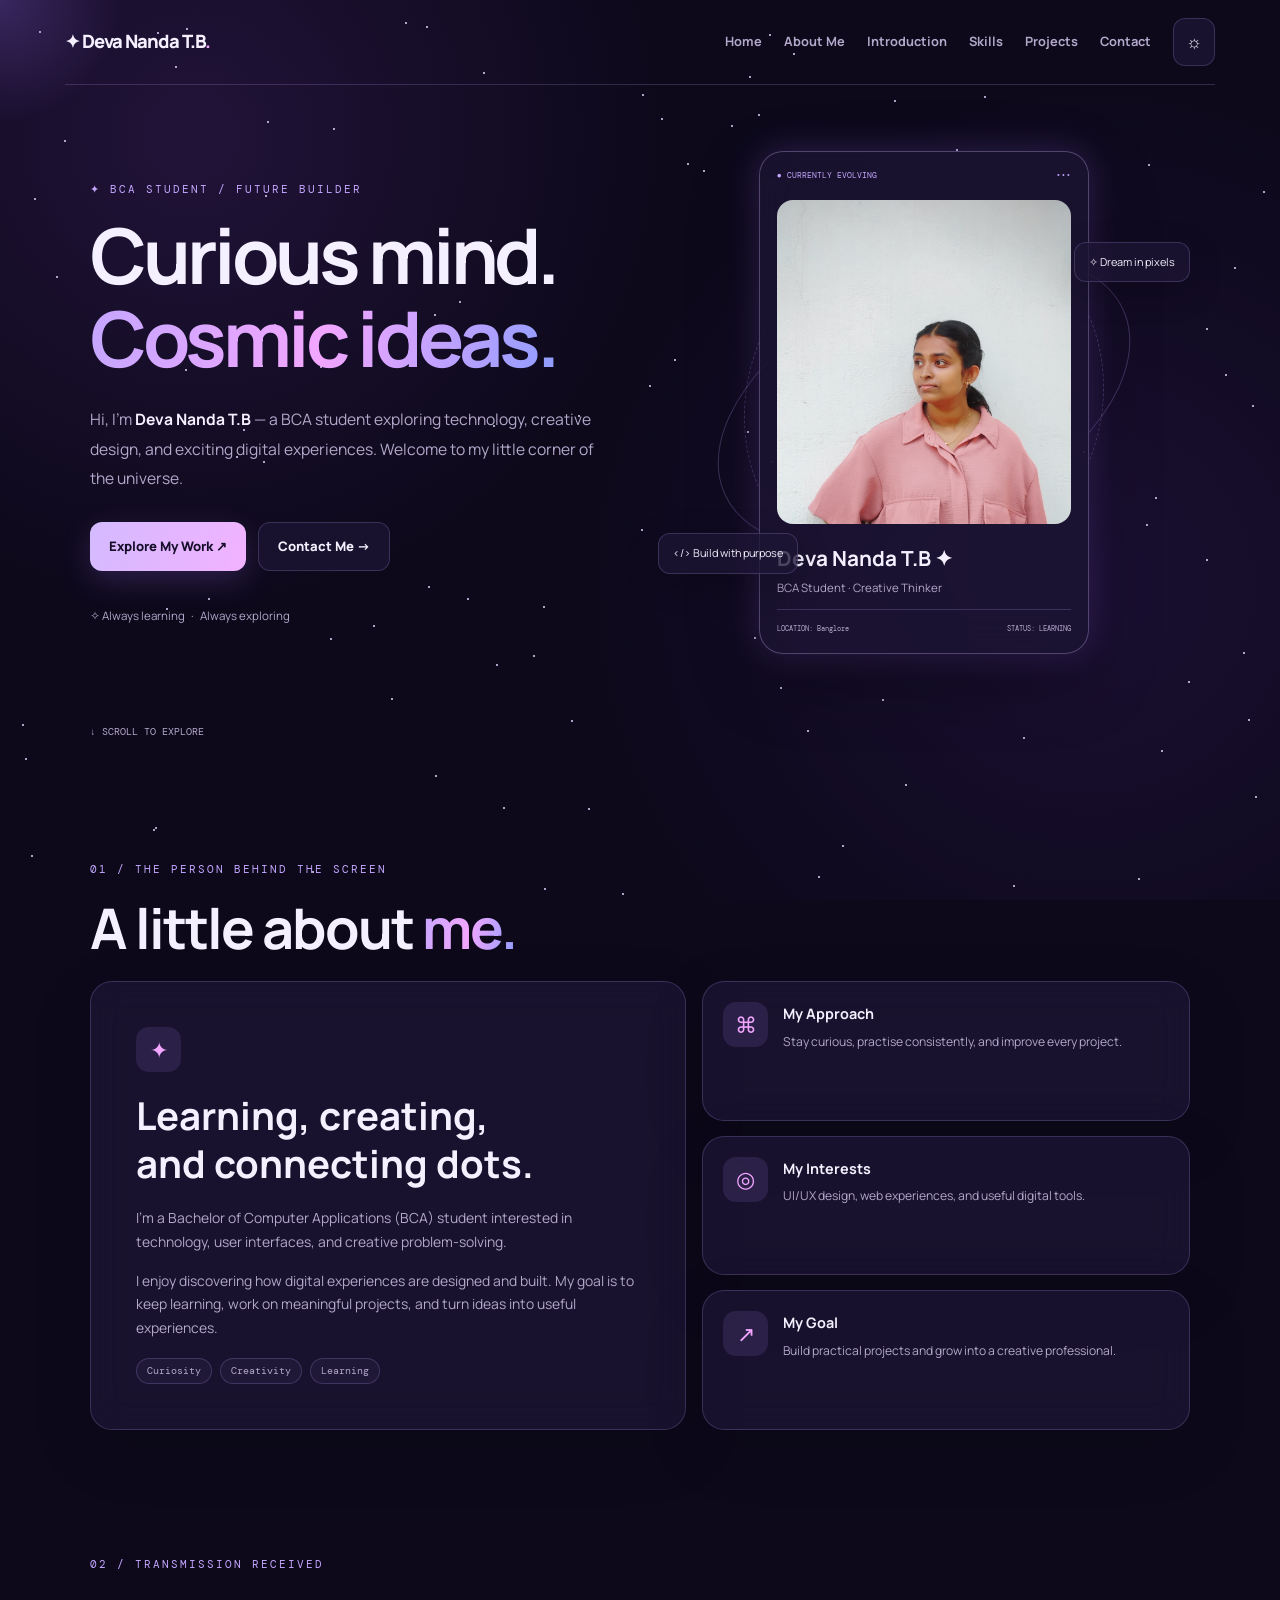
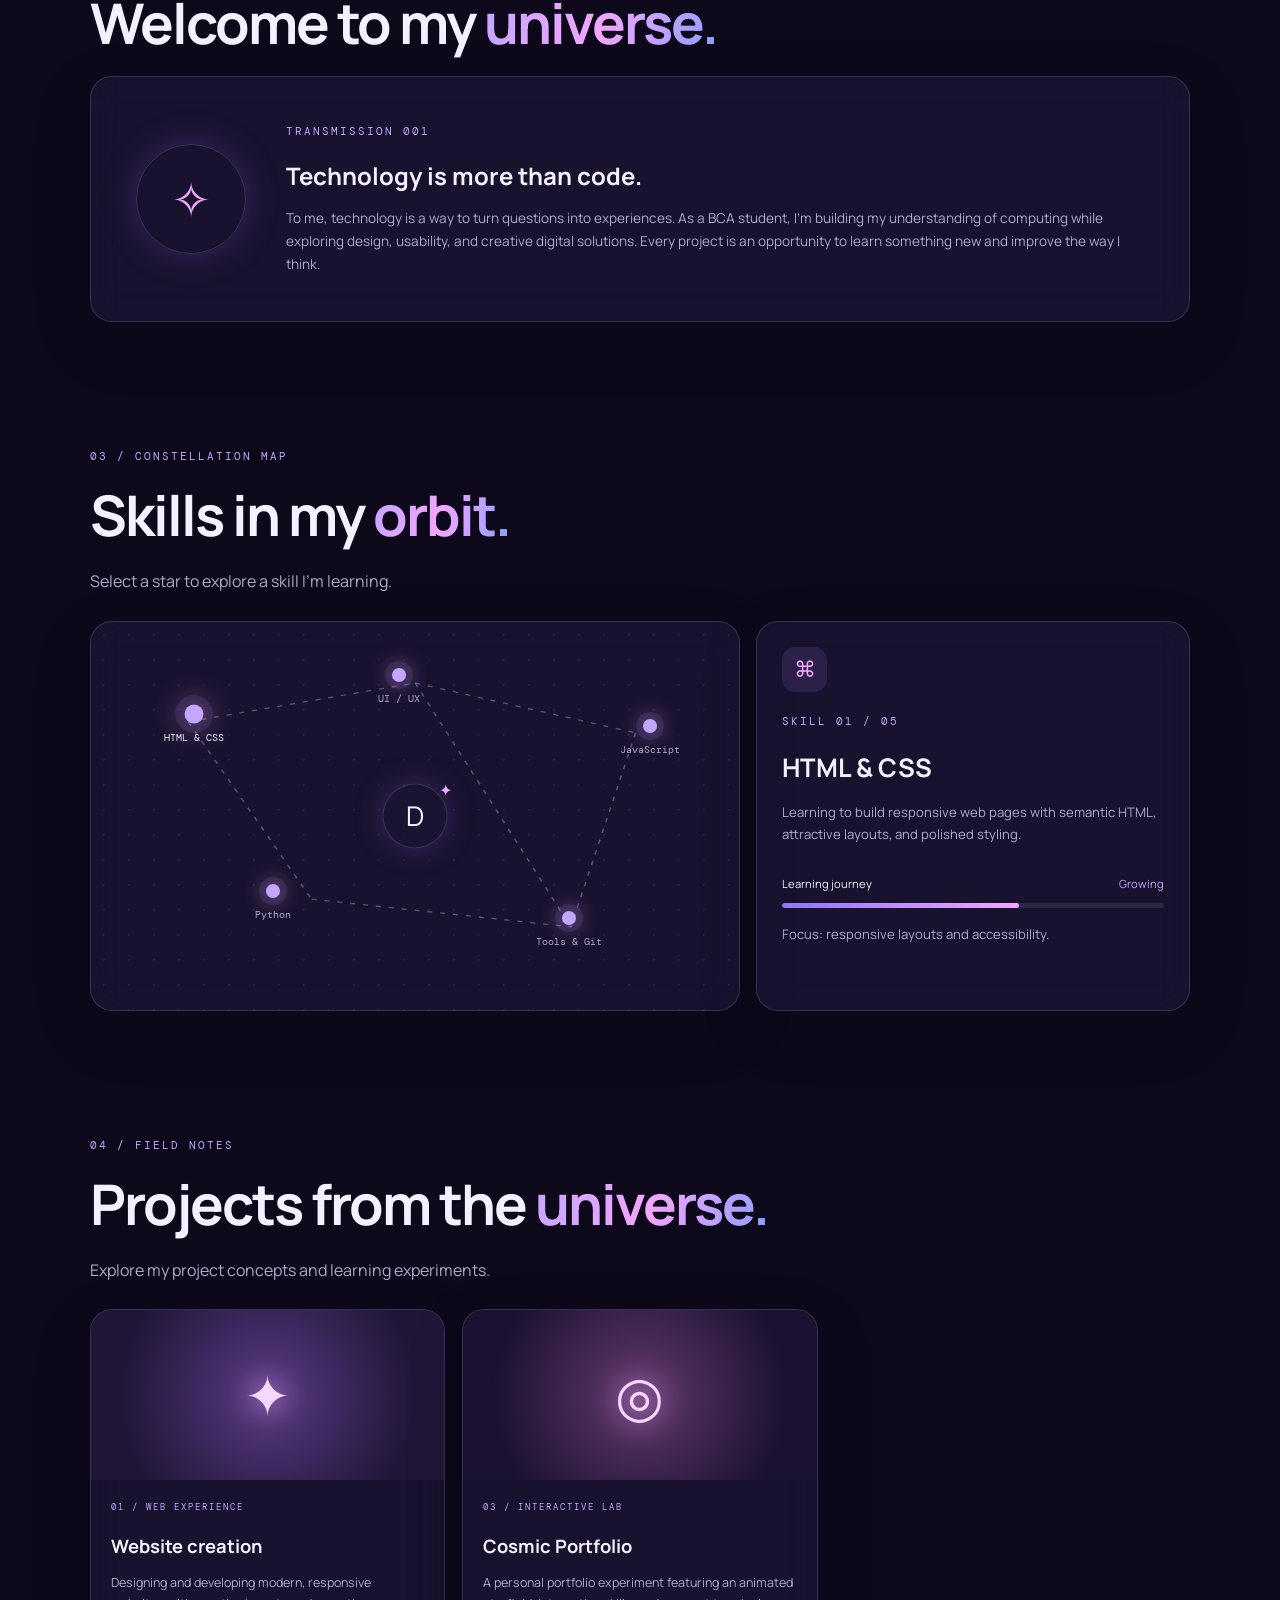
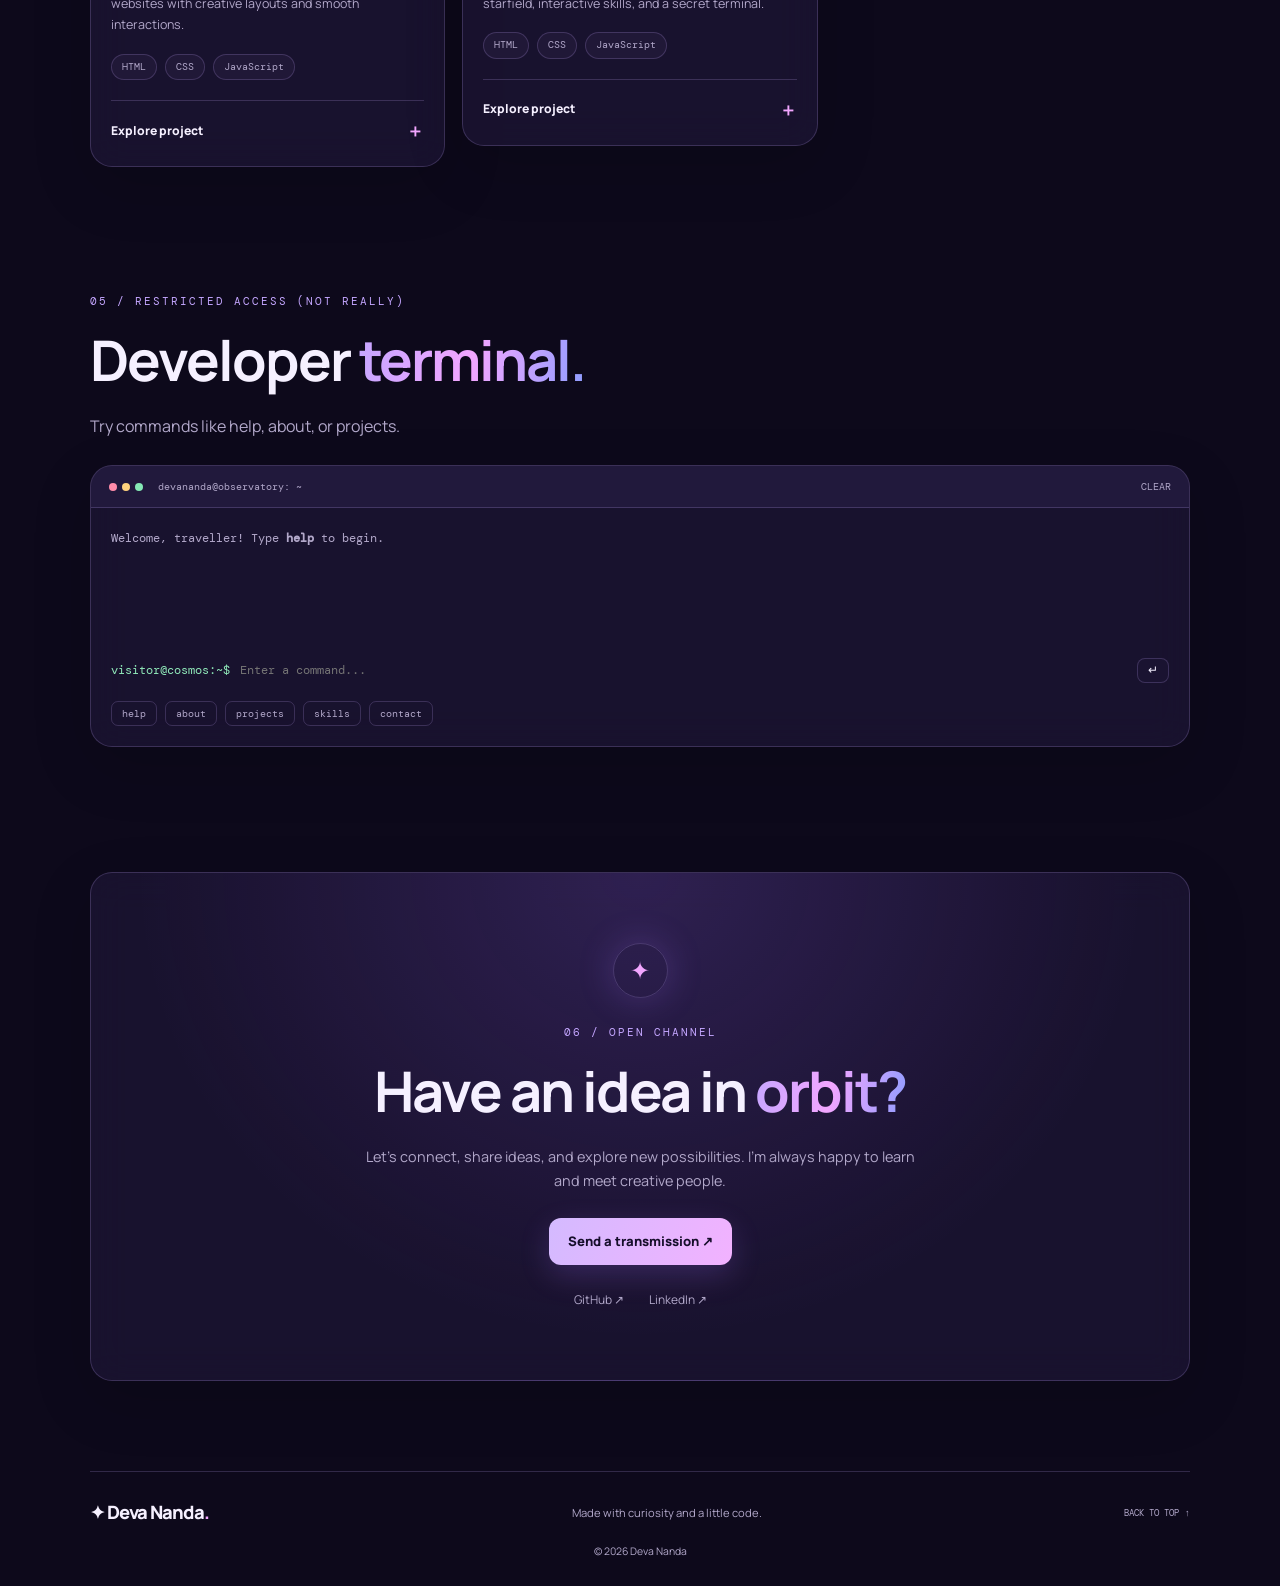
<file: index.html>
<!DOCTYPE html>
<html lang="en">
<head>
  <meta charset="UTF-8">
  <meta name="viewport" content="width=device-width, initial-scale=1.0">
  <meta name="theme-color" content="#0d091b">
  <meta name="description" content="Deva Nanda's cosmic developer portfolio">
  <title>Devananda | Cosmic Portfolio</title>

  <link rel="preconnect" href="https://fonts.googleapis.com">
  <link href="https://fonts.googleapis.com/css2?family=DM+Mono&family=Manrope:wght@400;500;600;700;800&display=swap" rel="stylesheet">

  <link rel="stylesheet" href="style.css">
  <script src="script.js" defer></script>
</head>

<body>
  <a class="skip-link" href="#home">Skip to content</a>

  <div class="space-bg" aria-hidden="true">
    <div id="stars"></div>
  </div>
  <div class="cursor-glow" aria-hidden="true"></div>

  <!-- NAVIGATION -->
  <header class="navbar">
    <a class="logo" href="#home">✦ Deva Nanda T.B<span>.</span></a>

    <button class="menu-toggle" id="menuToggle"
      aria-label="Open navigation" aria-expanded="false">
      ☰
    </button>

    <nav id="navLinks" aria-label="Main navigation">
      <a href="#home">Home</a>
      <a href="#about">About Me</a>
      <a href="#intro">Introduction</a>
      <a href="#skills">Skills</a>
      <a href="#projects">Projects</a>
      <a href="#contact">Contact</a>
      <button id="themeToggle" aria-label="Switch to light theme">☼</button>
    </nav>
  </header>

  <main>
    <!-- HOME -->
    <section id="home" class="hero container">
      <div class="hero-text reveal">
        <p class="eyebrow">✦ BCA STUDENT / FUTURE BUILDER</p>

        <h1>
          Curious mind.<br>
          <span class="gradient">Cosmic ideas.</span>
        </h1>

        <p class="description">
          Hi, I'm <strong>Deva Nanda T.B</strong> — a BCA student exploring
          technology, creative design, and exciting digital experiences.
          Welcome to my little corner of the universe.
        </p>

        <div class="buttons">
          <a href="#projects" class="btn primary">Explore My Work ↗</a>
          <a href="#contact" class="btn secondary">Contact Me →</a>
        </div>

        <p class="hero-note">✧ Always learning &nbsp; · &nbsp; Always exploring</p>
      </div>

      <div class="hero-visual reveal">
        <div class="orbit orbit-one"></div>
        <div class="orbit orbit-two"></div>

        <article class="profile-card">
          <div class="card-top">
            <span>● CURRENTLY EVOLVING</span>
            <span>•••</span>
          </div>

          <div class="photo-frame">
            <img
              src="deva..jpeg"
              alt="Portrait of Deva Nanda T.B"
              onerror="this.onerror=null;this.src='profile-placeholder.svg';"
            >
          </div>

          <h2>Deva Nanda T.B ✦</h2>
          <p class="muted">BCA Student · Creative Thinker</p>

          <div class="card-bottom">
            <span>LOCATION: Banglore</span>
            <span>STATUS: LEARNING</span>
          </div>
        </article>

        <div class="floating-note note-one">✧ Dream in pixels</div>
        <div class="floating-note note-two">&lt;/&gt; Build with purpose</div>
      </div>

      <a class="scroll-cue" href="#about">↓ SCROLL TO EXPLORE</a>
    </section>

    <!-- ABOUT ME -->
    <section id="about" class="section container">
      <p class="eyebrow reveal">01 / THE PERSON BEHIND THE SCREEN</p>
      <h2 class="section-title reveal">
        A little about <span class="gradient">me.</span>
      </h2>

      <div class="about-grid">
        <article class="glass about-main reveal">
          <span class="big-icon">✦</span>
          <h3>Learning, creating,<br>and connecting dots.</h3>

          <p>
            I'm a Bachelor of Computer Applications (BCA) student
            interested in technology, user interfaces, and creative
            problem-solving.
          </p>

          <p>
            I enjoy discovering how digital experiences are designed
            and built. My goal is to keep learning, work on meaningful
            projects, and turn ideas into useful experiences.
          </p>

          <div class="tags">
            <span>Curiosity</span>
            <span>Creativity</span>
            <span>Learning</span>
          </div>
        </article>

        <div class="about-side">
          <article class="glass mini-card reveal">
            <span class="mini-icon">⌘</span>
            <div>
              <h3>My Approach</h3>
              <p>Stay curious, practise consistently, and improve every project.</p>
            </div>
          </article>

          <article class="glass mini-card reveal">
            <span class="mini-icon">◎</span>
            <div>
              <h3>My Interests</h3>
              <p>UI/UX design, web experiences, and useful digital tools.</p>
            </div>
          </article>

          <article class="glass mini-card reveal">
            <span class="mini-icon">↗</span>
            <div>
              <h3>My Goal</h3>
              <p>Build practical projects and grow into a creative professional.</p>
            </div>
          </article>
        </div>
      </div>
    </section>

    <!-- INTRODUCTION -->
    <section id="intro" class="section container">
      <p class="eyebrow reveal">02 / TRANSMISSION RECEIVED</p>
      <h2 class="section-title reveal">
        Welcome to my <span class="gradient">universe.</span>
      </h2>

      <article class="glass intro-card reveal">
        <div class="intro-symbol">✧</div>

        <div>
          <p class="eyebrow">TRANSMISSION 001</p>
          <h3>Technology is more than code.</h3>

          <p class="muted">
            To me, technology is a way to turn questions into experiences.
            As a BCA student, I'm building my understanding of computing
            while exploring design, usability, and creative digital
            solutions. Every project is an opportunity to learn something
            new and improve the way I think.
          </p>
        </div>
      </article>
    </section>

    <!-- SKILLS -->
    <section id="skills" class="section container">
      <p class="eyebrow reveal">03 / CONSTELLATION MAP</p>
      <h2 class="section-title reveal">
        Skills in my <span class="gradient">orbit.</span>
      </h2>
      <p class="muted reveal">
        Select a star to explore a skill I'm learning.
      </p>

      <div class="skills-layout">
        <div class="constellation glass reveal">
          <svg viewBox="0 0 500 350" preserveAspectRatio="none"
            aria-hidden="true">
            <line x1="75" y1="90" x2="250" y2="55"/>
            <line x1="250" y1="55" x2="420" y2="100"/>
            <line x1="75" y1="90" x2="170" y2="250"/>
            <line x1="170" y1="250" x2="370" y2="275"/>
            <line x1="420" y1="100" x2="370" y2="275"/>
            <line x1="250" y1="55" x2="370" y2="275"/>
          </svg>

          <button class="skill-star star-html active" data-skill="html"
            aria-pressed="true">
            <span class="star-dot"></span>HTML & CSS
          </button>

          <button class="skill-star star-design" data-skill="design"
            aria-pressed="false">
            <span class="star-dot"></span>UI / UX
          </button>

          <button class="skill-star star-js" data-skill="js"
            aria-pressed="false">
            <span class="star-dot"></span>JavaScript
          </button>

          <button class="skill-star star-python" data-skill="python"
            aria-pressed="false">
            <span class="star-dot"></span>Python
          </button>

          <button class="skill-star star-tools" data-skill="tools"
            aria-pressed="false">
            <span class="star-dot"></span>Tools & Git
          </button>

          <div class="constellation-center">D<span>✦</span></div>
        </div>

        <article class="glass skill-detail reveal" aria-live="polite">
          <span class="big-icon" id="skillIcon">⌘</span>
          <p class="eyebrow" id="skillNumber">SKILL 01 / 05</p>
          <h3 id="skillTitle">HTML & CSS</h3>
          <p class="muted" id="skillDescription">
            Learning to build responsive web pages with semantic HTML,
            attractive layouts, and polished styling.
          </p>

          <div class="level-heading">
            <span>Learning journey</span>
            <span id="skillLevelText">Growing</span>
          </div>

          <div class="level-track">
            <span id="skillLevelBar"></span>
          </div>

          <p class="muted skill-note" id="skillNote">
            Focus: responsive layouts and accessibility.
          </p>
        </article>
      </div>
    </section>

    <!-- PROJECTS -->
    <section id="projects" class="section container">
      <p class="eyebrow reveal">04 / FIELD NOTES</p>
      <h2 class="section-title reveal">
        Projects from the <span class="gradient">universe.</span>
      </h2>
      <p class="muted reveal">
        Explore my project concepts and learning experiments.
      </p>

      <div class="projects-grid">

        <article class="project-card glass reveal">
          <div class="project-art art-one"><span>✦</span></div>

          <div class="project-content">
            <p class="eyebrow">01 / WEB EXPERIENCE</p>
            <h3> Website creation</h3>
            <p class="muted">
              Designing and developing modern, responsive websites with creative layouts and smooth interactions.
            </p>

            <div class="tags">
              <span>HTML</span><span>CSS</span><span>JavaScript</span>
            </div>

            <button class="expand-btn" aria-expanded="false">
              Explore project <span>＋</span>
            </button>

            <div class="project-details" hidden>
              <h4>Project Details</h4>
              <p class="muted">
                Designed around accessible information, useful resources,
                and simple educational interactions.
              </p>
              <p class="muted">
                Learning focus: responsive layouts and content hierarchy.
              </p>
            </div>
          </div>
        </article>



        <article class="project-card glass reveal">
          <div class="project-art art-three"><span>◎</span></div>

          <div class="project-content">
            <p class="eyebrow">03 / INTERACTIVE LAB</p>
            <h3>Cosmic Portfolio</h3>
            <p class="muted">
              A personal portfolio experiment featuring an animated
              starfield, interactive skills, and a secret terminal.
            </p>

            <div class="tags">
              <span>HTML</span><span>CSS</span><span>JavaScript</span>
            </div>

            <button class="expand-btn" aria-expanded="false">
              Explore project <span>＋</span>
            </button>

            <div class="project-details" hidden>
              <h4>Project Details</h4>
              <p class="muted">
                An interactive personal website built with beginner-friendly
                front-end technologies.
              </p>
              <p class="muted">
                Learning focus: DOM events, CSS animations, and responsive design.
              </p>
            </div>
          </div>
        </article>

      </div>

     
    </section>

    <!-- DEVELOPER TERMINAL -->
    <section id="terminal" class="section container">
      <p class="eyebrow reveal">05 / RESTRICTED ACCESS (NOT REALLY)</p>
      <h2 class="section-title reveal">
        Developer <span class="gradient">terminal.</span>
      </h2>
      <p class="muted reveal">Try commands like help, about, or projects.</p>

      <div class="terminal glass reveal">
        <div class="terminal-header">
          <div class="terminal-lights">
            <i></i><i></i><i></i>
          </div>
          <span>devananda@observatory: ~</span>
          <button id="clearTerminal">CLEAR</button>
        </div>

        <div id="terminalOutput" class="terminal-output" aria-live="polite">
          <p class="muted">
            Welcome, traveller! Type <strong>help</strong> to begin.
          </p>
        </div>

        <form id="terminalForm" class="terminal-form">
          <label for="terminalInput">visitor@cosmos:~$</label>
          <input id="terminalInput" name="command"
            placeholder="Enter a command..." autocomplete="off">
          <button type="submit" aria-label="Run command">↵</button>
        </form>

        <div class="terminal-shortcuts">
          <button data-command="help">help</button>
          <button data-command="about">about</button>
          <button data-command="projects">projects</button>
          <button data-command="skills">skills</button>
          <button data-command="contact">contact</button>
        </div>
      </div>
    </section>

    <!-- CONTACT -->
    <section id="contact" class="section container">
      <div class="contact-card glass reveal">
        <div class="contact-symbol">✦</div>

        <p class="eyebrow">06 / OPEN CHANNEL</p>
        <h2 class="section-title">
          Have an idea in <span class="gradient">orbit?</span>
        </h2>

        <p class="muted">
          Let's connect, share ideas, and explore new possibilities.
          I'm always happy to learn and meet creative people.
        </p>

        <!-- Replace this example email with your actual email. -->
   <a class="btn primary"
          href="https://mail.google.com/mail/?view=cm&fs=1&to=devananda050@gmail.com&su=Hello%20Devananda"
   target="_blank"
   rel="noopener noreferrer">
   Send a transmission ↗
</a>

       

        <div class="social-links">
          <a href="https://github.com/devananda050-alt" target="_blank" rel="noreferrer">GitHub ↗</a>
          <a href="https://www.linkedin.com/in/deva-nanda-t-b-217893334" target="_blank" rel="noreferrer">LinkedIn ↗</a>
         
        </div>
      </div>
    </section>
  </main>

  <!-- FOOTER -->
  <footer class="footer container">
    <a class="logo" href="#home">✦ Deva Nanda<span>.</span></a>
    <p class="muted">Made with curiosity and a little code.</p>
    <a href="#home">BACK TO TOP ↑</a>
    <small>© <span id="year"></span> Deva Nanda</small>
  </footer>
</body>
</html>
</file>
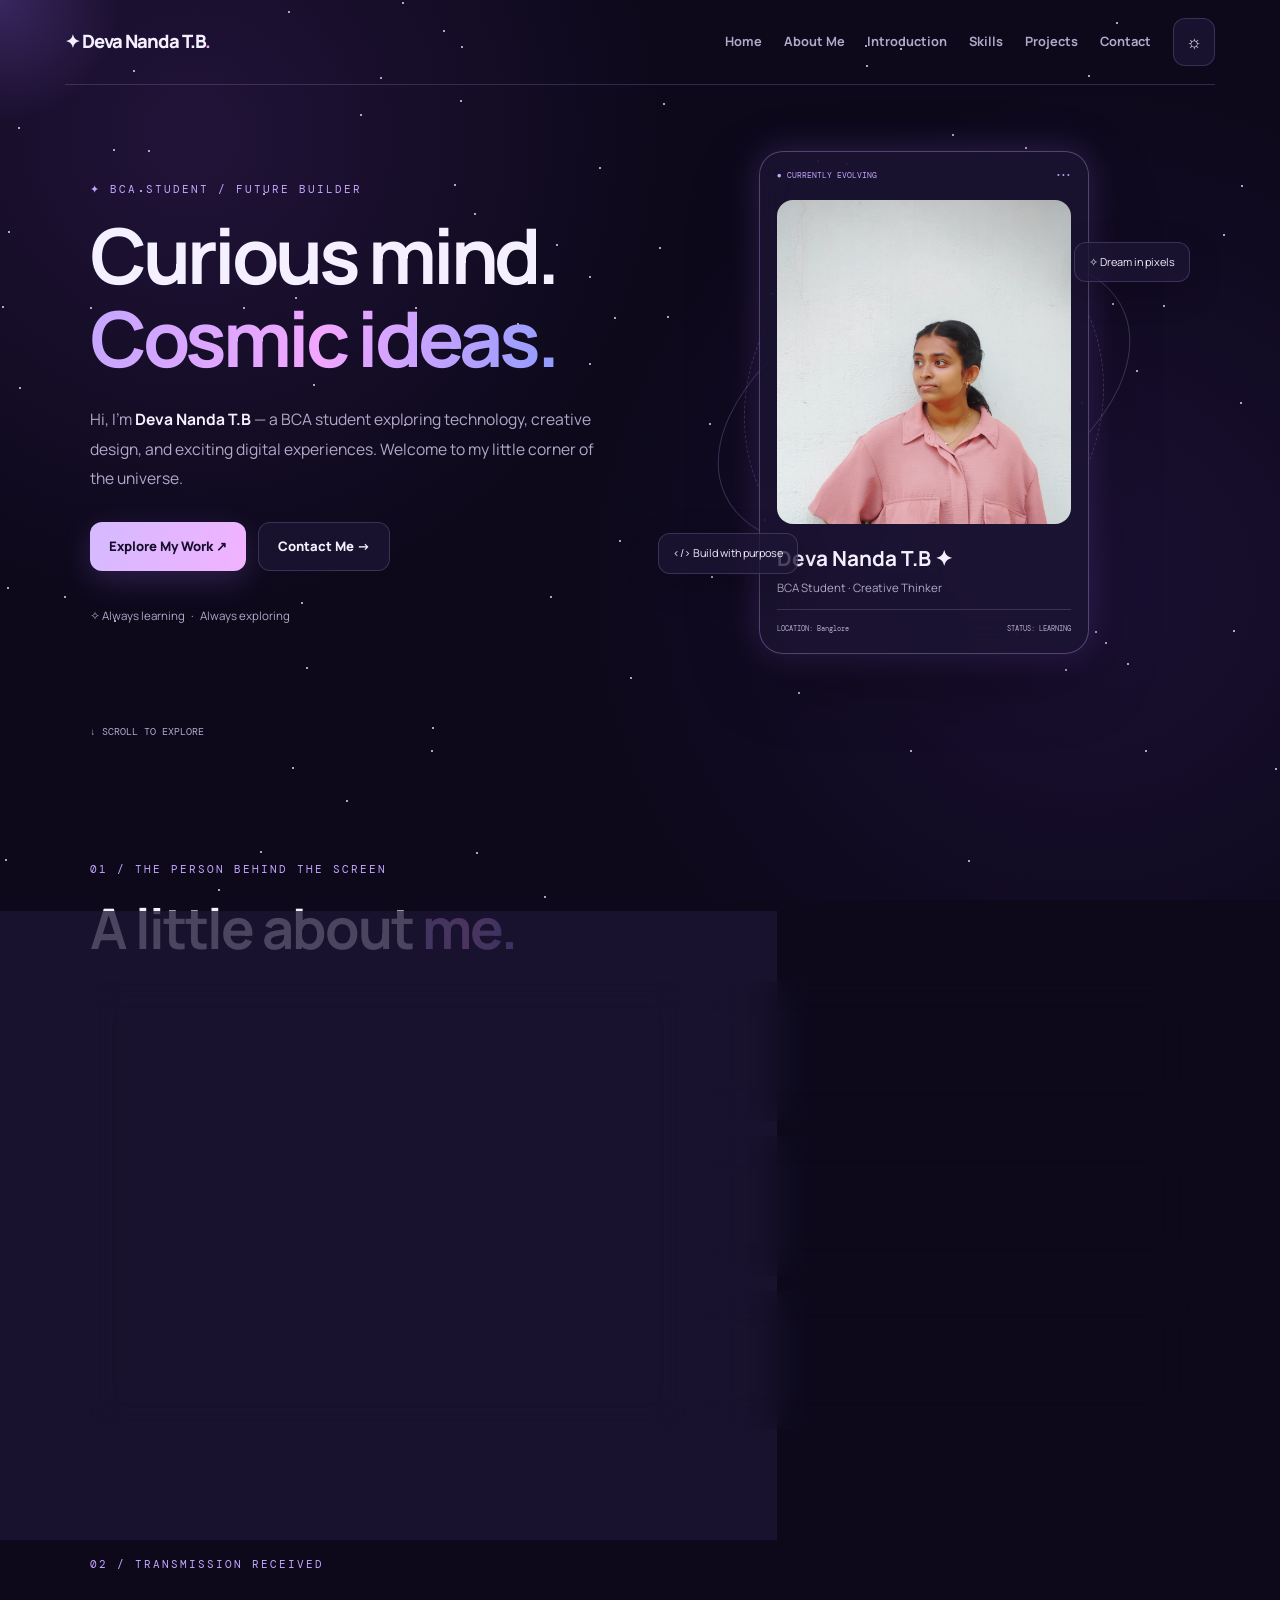
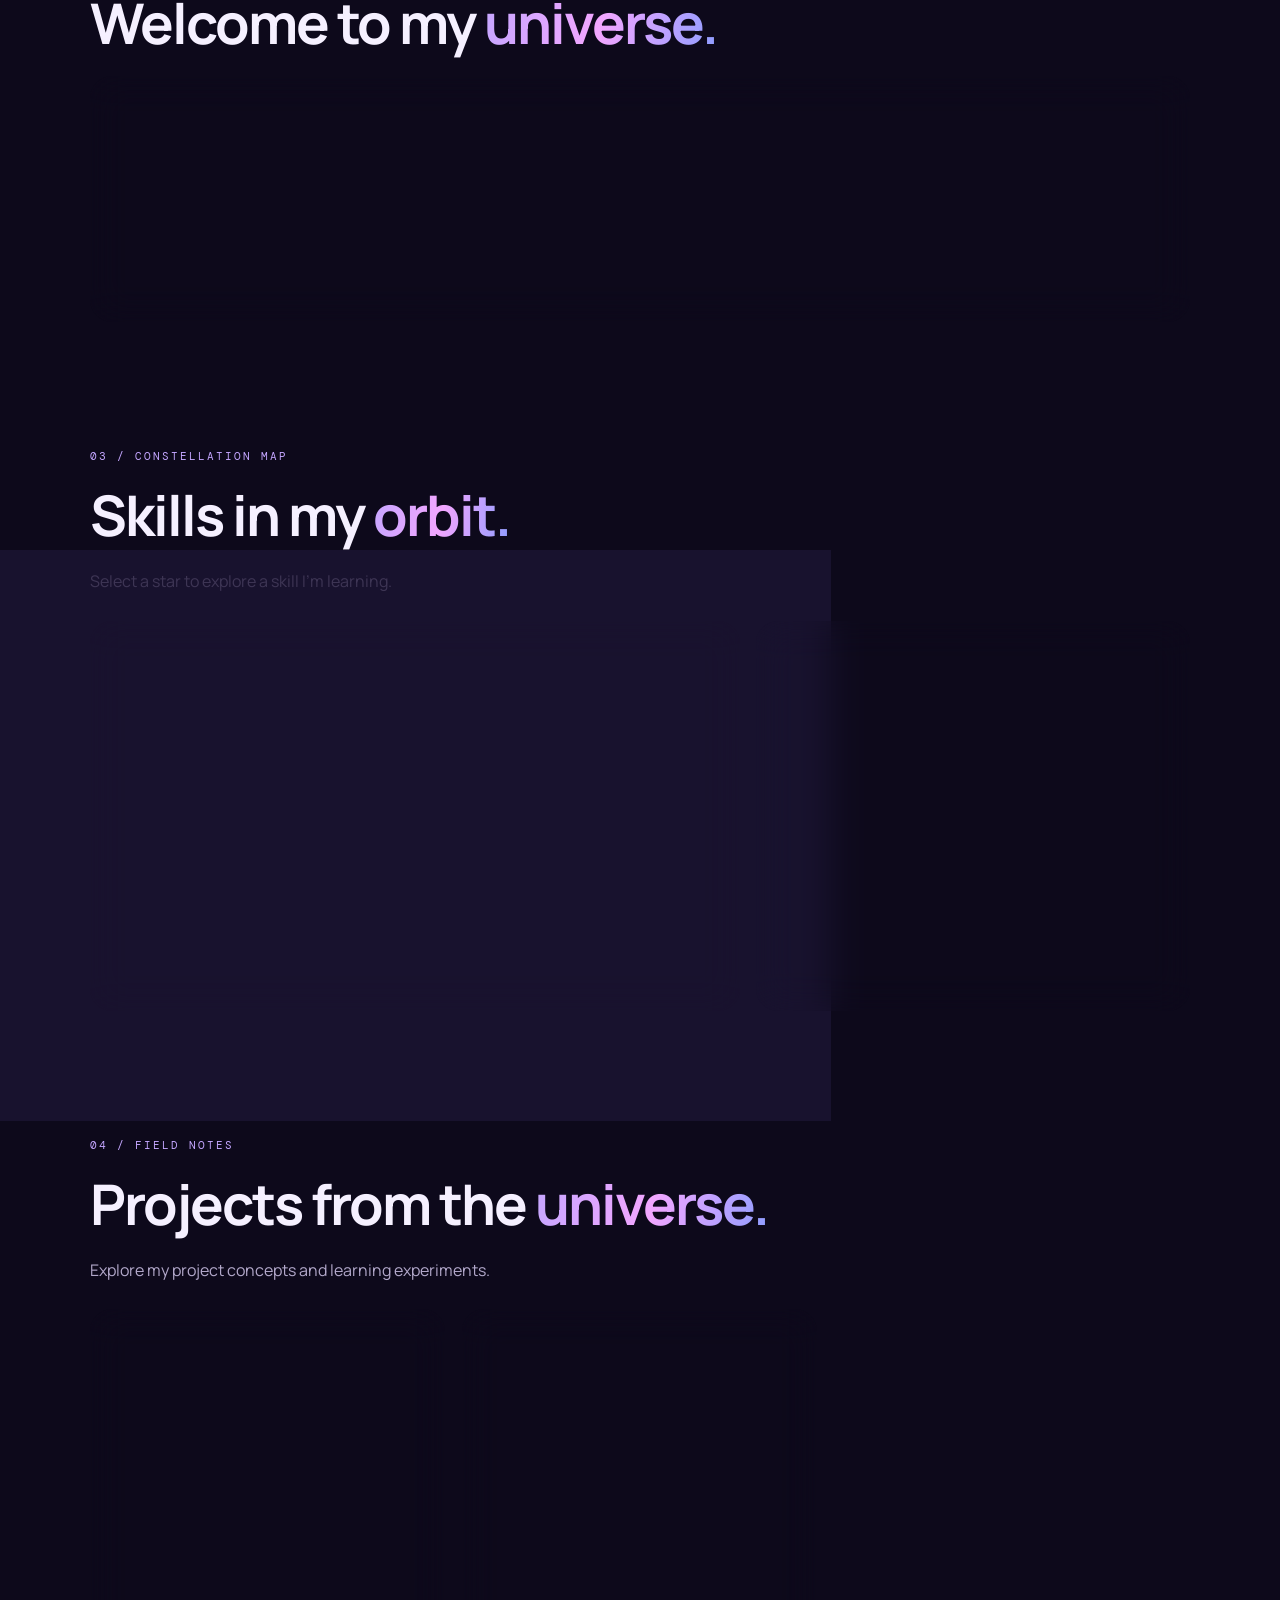
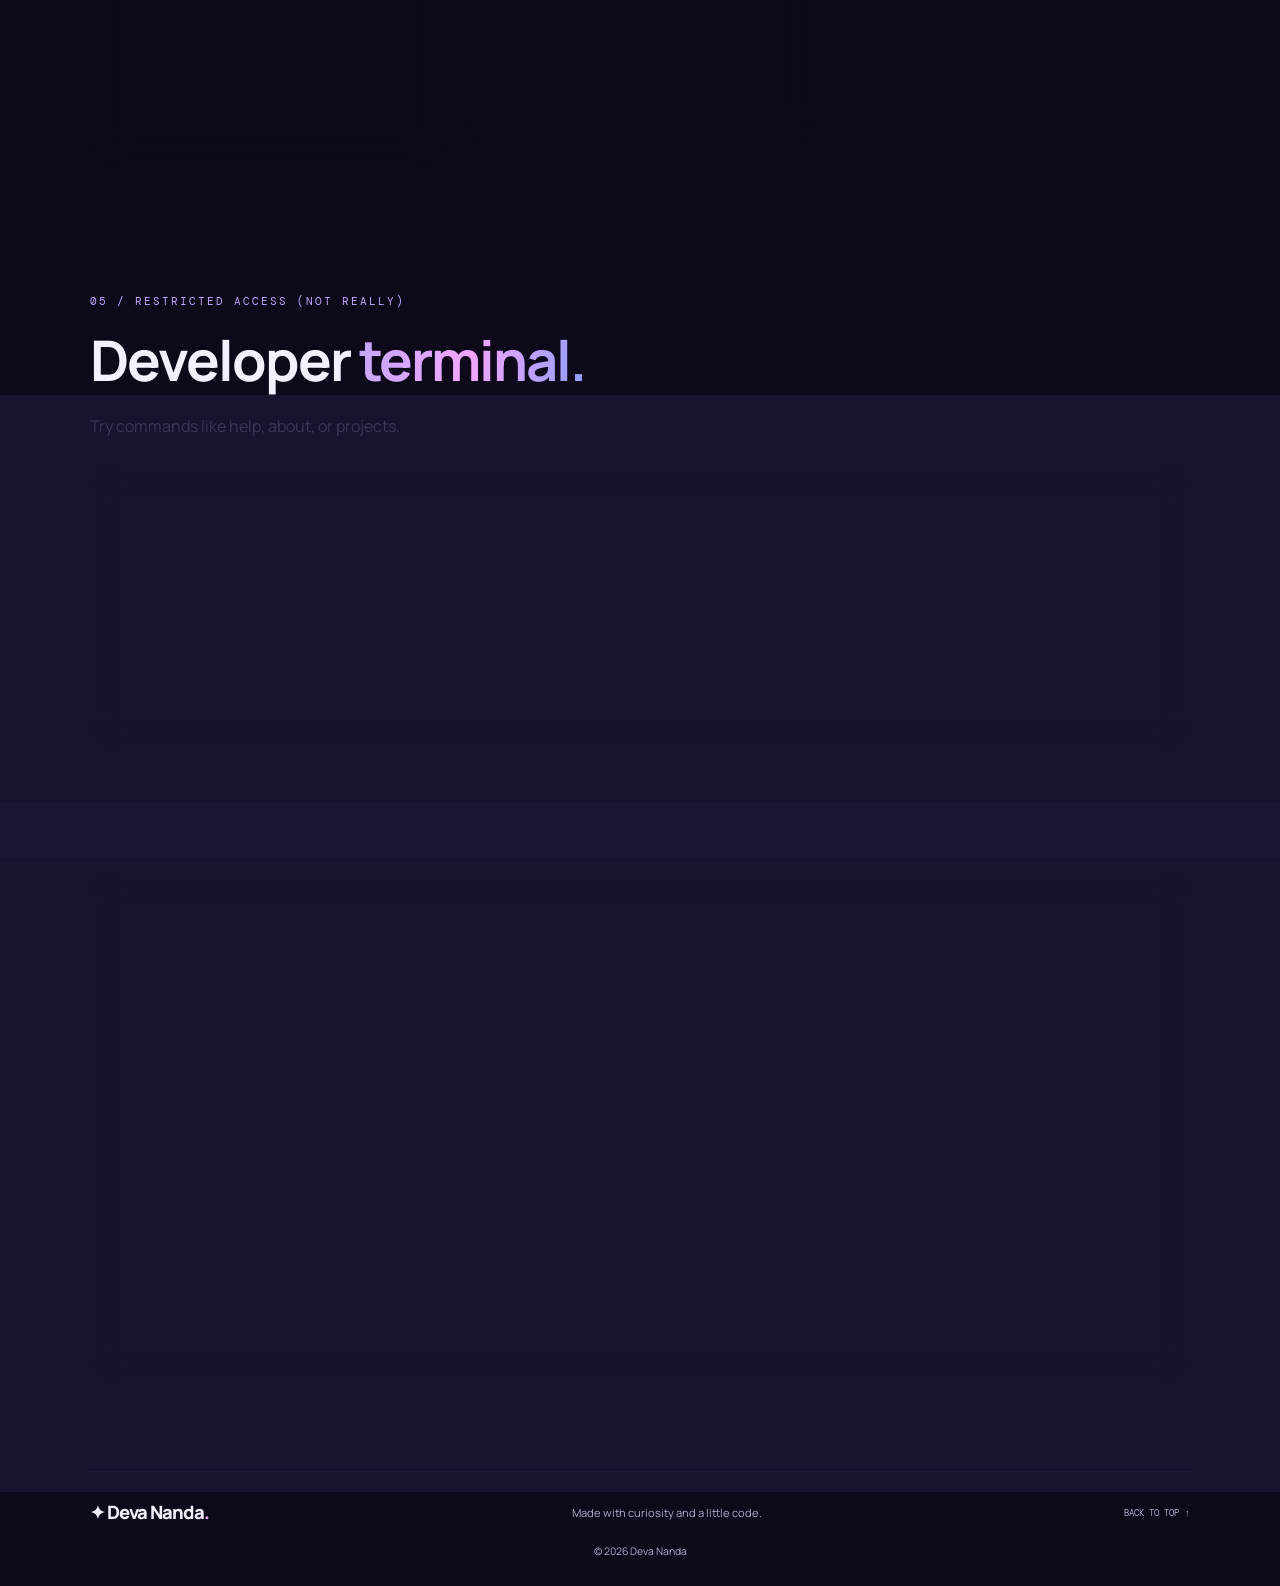
<file: portfolio.html>
<!DOCTYPE html>
<html lang="en">
<head>
  <meta charset="UTF-8">
  <meta name="viewport" content="width=device-width, initial-scale=1.0">
  <meta name="theme-color" content="#0d091b">
  <meta name="description" content="Deva Nanda's cosmic developer portfolio">
  <title>Devananda | Cosmic Portfolio</title>

  <link rel="preconnect" href="https://fonts.googleapis.com">
  <link href="https://fonts.googleapis.com/css2?family=DM+Mono&family=Manrope:wght@400;500;600;700;800&display=swap" rel="stylesheet">

  <link rel="stylesheet" href="style.css">
  <script src="script.js" defer></script>
</head>

<body>
  <a class="skip-link" href="#home">Skip to content</a>

  <div class="space-bg" aria-hidden="true">
    <div id="stars"></div>
  </div>
  <div class="cursor-glow" aria-hidden="true"></div>

  <!-- NAVIGATION -->
  <header class="navbar">
    <a class="logo" href="#home">✦ Deva Nanda T.B<span>.</span></a>

    <button class="menu-toggle" id="menuToggle"
      aria-label="Open navigation" aria-expanded="false">
      ☰
    </button>

    <nav id="navLinks" aria-label="Main navigation">
      <a href="#home">Home</a>
      <a href="#about">About Me</a>
      <a href="#intro">Introduction</a>
      <a href="#skills">Skills</a>
      <a href="#projects">Projects</a>
      <a href="#contact">Contact</a>
      <button id="themeToggle" aria-label="Switch to light theme">☼</button>
    </nav>
  </header>

  <main>
    <!-- HOME -->
    <section id="home" class="hero container">
      <div class="hero-text reveal">
        <p class="eyebrow">✦ BCA STUDENT / FUTURE BUILDER</p>

        <h1>
          Curious mind.<br>
          <span class="gradient">Cosmic ideas.</span>
        </h1>

        <p class="description">
          Hi, I'm <strong>Deva Nanda T.B</strong> — a BCA student exploring
          technology, creative design, and exciting digital experiences.
          Welcome to my little corner of the universe.
        </p>

        <div class="buttons">
          <a href="#projects" class="btn primary">Explore My Work ↗</a>
          <a href="#contact" class="btn secondary">Contact Me →</a>
        </div>

        <p class="hero-note">✧ Always learning &nbsp; · &nbsp; Always exploring</p>
      </div>

      <div class="hero-visual reveal">
        <div class="orbit orbit-one"></div>
        <div class="orbit orbit-two"></div>

        <article class="profile-card">
          <div class="card-top">
            <span>● CURRENTLY EVOLVING</span>
            <span>•••</span>
          </div>

          <div class="photo-frame">
            <img
              src="deva..jpeg"
              alt="Portrait of Deva Nanda T.B"
              onerror="this.onerror=null;this.src='profile-placeholder.svg';"
            >
          </div>

          <h2>Deva Nanda T.B ✦</h2>
          <p class="muted">BCA Student · Creative Thinker</p>

          <div class="card-bottom">
            <span>LOCATION: Banglore</span>
            <span>STATUS: LEARNING</span>
          </div>
        </article>

        <div class="floating-note note-one">✧ Dream in pixels</div>
        <div class="floating-note note-two">&lt;/&gt; Build with purpose</div>
      </div>

      <a class="scroll-cue" href="#about">↓ SCROLL TO EXPLORE</a>
    </section>

    <!-- ABOUT ME -->
    <section id="about" class="section container">
      <p class="eyebrow reveal">01 / THE PERSON BEHIND THE SCREEN</p>
      <h2 class="section-title reveal">
        A little about <span class="gradient">me.</span>
      </h2>

      <div class="about-grid">
        <article class="glass about-main reveal">
          <span class="big-icon">✦</span>
          <h3>Learning, creating,<br>and connecting dots.</h3>

          <p>
            I'm a Bachelor of Computer Applications (BCA) student
            interested in technology, user interfaces, and creative
            problem-solving.
          </p>

          <p>
            I enjoy discovering how digital experiences are designed
            and built. My goal is to keep learning, work on meaningful
            projects, and turn ideas into useful experiences.
          </p>

          <div class="tags">
            <span>Curiosity</span>
            <span>Creativity</span>
            <span>Learning</span>
          </div>
        </article>

        <div class="about-side">
          <article class="glass mini-card reveal">
            <span class="mini-icon">⌘</span>
            <div>
              <h3>My Approach</h3>
              <p>Stay curious, practise consistently, and improve every project.</p>
            </div>
          </article>

          <article class="glass mini-card reveal">
            <span class="mini-icon">◎</span>
            <div>
              <h3>My Interests</h3>
              <p>UI/UX design, web experiences, and useful digital tools.</p>
            </div>
          </article>

          <article class="glass mini-card reveal">
            <span class="mini-icon">↗</span>
            <div>
              <h3>My Goal</h3>
              <p>Build practical projects and grow into a creative professional.</p>
            </div>
          </article>
        </div>
      </div>
    </section>

    <!-- INTRODUCTION -->
    <section id="intro" class="section container">
      <p class="eyebrow reveal">02 / TRANSMISSION RECEIVED</p>
      <h2 class="section-title reveal">
        Welcome to my <span class="gradient">universe.</span>
      </h2>

      <article class="glass intro-card reveal">
        <div class="intro-symbol">✧</div>

        <div>
          <p class="eyebrow">TRANSMISSION 001</p>
          <h3>Technology is more than code.</h3>

          <p class="muted">
            To me, technology is a way to turn questions into experiences.
            As a BCA student, I'm building my understanding of computing
            while exploring design, usability, and creative digital
            solutions. Every project is an opportunity to learn something
            new and improve the way I think.
          </p>
        </div>
      </article>
    </section>

    <!-- SKILLS -->
    <section id="skills" class="section container">
      <p class="eyebrow reveal">03 / CONSTELLATION MAP</p>
      <h2 class="section-title reveal">
        Skills in my <span class="gradient">orbit.</span>
      </h2>
      <p class="muted reveal">
        Select a star to explore a skill I'm learning.
      </p>

      <div class="skills-layout">
        <div class="constellation glass reveal">
          <svg viewBox="0 0 500 350" preserveAspectRatio="none"
            aria-hidden="true">
            <line x1="75" y1="90" x2="250" y2="55"/>
            <line x1="250" y1="55" x2="420" y2="100"/>
            <line x1="75" y1="90" x2="170" y2="250"/>
            <line x1="170" y1="250" x2="370" y2="275"/>
            <line x1="420" y1="100" x2="370" y2="275"/>
            <line x1="250" y1="55" x2="370" y2="275"/>
          </svg>

          <button class="skill-star star-html active" data-skill="html"
            aria-pressed="true">
            <span class="star-dot"></span>HTML & CSS
          </button>

          <button class="skill-star star-design" data-skill="design"
            aria-pressed="false">
            <span class="star-dot"></span>UI / UX
          </button>

          <button class="skill-star star-js" data-skill="js"
            aria-pressed="false">
            <span class="star-dot"></span>JavaScript
          </button>

          <button class="skill-star star-python" data-skill="python"
            aria-pressed="false">
            <span class="star-dot"></span>Python
          </button>

          <button class="skill-star star-tools" data-skill="tools"
            aria-pressed="false">
            <span class="star-dot"></span>Tools & Git
          </button>

          <div class="constellation-center">D<span>✦</span></div>
        </div>

        <article class="glass skill-detail reveal" aria-live="polite">
          <span class="big-icon" id="skillIcon">⌘</span>
          <p class="eyebrow" id="skillNumber">SKILL 01 / 05</p>
          <h3 id="skillTitle">HTML & CSS</h3>
          <p class="muted" id="skillDescription">
            Learning to build responsive web pages with semantic HTML,
            attractive layouts, and polished styling.
          </p>

          <div class="level-heading">
            <span>Learning journey</span>
            <span id="skillLevelText">Growing</span>
          </div>

          <div class="level-track">
            <span id="skillLevelBar"></span>
          </div>

          <p class="muted skill-note" id="skillNote">
            Focus: responsive layouts and accessibility.
          </p>
        </article>
      </div>
    </section>

    <!-- PROJECTS -->
    <section id="projects" class="section container">
      <p class="eyebrow reveal">04 / FIELD NOTES</p>
      <h2 class="section-title reveal">
        Projects from the <span class="gradient">universe.</span>
      </h2>
      <p class="muted reveal">
        Explore my project concepts and learning experiments.
      </p>

      <div class="projects-grid">

        <article class="project-card glass reveal">
          <div class="project-art art-one"><span>✦</span></div>

          <div class="project-content">
            <p class="eyebrow">01 / WEB EXPERIENCE</p>
            <h3> Website creation</h3>
            <p class="muted">
              Designing and developing modern, responsive websites with creative layouts and smooth interactions.
            </p>

            <div class="tags">
              <span>HTML</span><span>CSS</span><span>JavaScript</span>
            </div>

            <button class="expand-btn" aria-expanded="false">
              Explore project <span>＋</span>
            </button>

            <div class="project-details" hidden>
              <h4>Project Details</h4>
              <p class="muted">
                Designed around accessible information, useful resources,
                and simple educational interactions.
              </p>
              <p class="muted">
                Learning focus: responsive layouts and content hierarchy.
              </p>
            </div>
          </div>
        </article>



        <article class="project-card glass reveal">
          <div class="project-art art-three"><span>◎</span></div>

          <div class="project-content">
            <p class="eyebrow">03 / INTERACTIVE LAB</p>
            <h3>Cosmic Portfolio</h3>
            <p class="muted">
              A personal portfolio experiment featuring an animated
              starfield, interactive skills, and a secret terminal.
            </p>

            <div class="tags">
              <span>HTML</span><span>CSS</span><span>JavaScript</span>
            </div>

            <button class="expand-btn" aria-expanded="false">
              Explore project <span>＋</span>
            </button>

            <div class="project-details" hidden>
              <h4>Project Details</h4>
              <p class="muted">
                An interactive personal website built with beginner-friendly
                front-end technologies.
              </p>
              <p class="muted">
                Learning focus: DOM events, CSS animations, and responsive design.
              </p>
            </div>
          </div>
        </article>

      </div>

     
    </section>

    <!-- DEVELOPER TERMINAL -->
    <section id="terminal" class="section container">
      <p class="eyebrow reveal">05 / RESTRICTED ACCESS (NOT REALLY)</p>
      <h2 class="section-title reveal">
        Developer <span class="gradient">terminal.</span>
      </h2>
      <p class="muted reveal">Try commands like help, about, or projects.</p>

      <div class="terminal glass reveal">
        <div class="terminal-header">
          <div class="terminal-lights">
            <i></i><i></i><i></i>
          </div>
          <span>devananda@observatory: ~</span>
          <button id="clearTerminal">CLEAR</button>
        </div>

        <div id="terminalOutput" class="terminal-output" aria-live="polite">
          <p class="muted">
            Welcome, traveller! Type <strong>help</strong> to begin.
          </p>
        </div>

        <form id="terminalForm" class="terminal-form">
          <label for="terminalInput">visitor@cosmos:~$</label>
          <input id="terminalInput" name="command"
            placeholder="Enter a command..." autocomplete="off">
          <button type="submit" aria-label="Run command">↵</button>
        </form>

        <div class="terminal-shortcuts">
          <button data-command="help">help</button>
          <button data-command="about">about</button>
          <button data-command="projects">projects</button>
          <button data-command="skills">skills</button>
          <button data-command="contact">contact</button>
        </div>
      </div>
    </section>

    <!-- CONTACT -->
    <section id="contact" class="section container">
      <div class="contact-card glass reveal">
        <div class="contact-symbol">✦</div>

        <p class="eyebrow">06 / OPEN CHANNEL</p>
        <h2 class="section-title">
          Have an idea in <span class="gradient">orbit?</span>
        </h2>

        <p class="muted">
          Let's connect, share ideas, and explore new possibilities.
          I'm always happy to learn and meet creative people.
        </p>

        <!-- Replace this example email with your actual email. -->
   <a class="btn primary"
          href="https://mail.google.com/mail/?view=cm&fs=1&to=devananda050@gmail.com&su=Hello%20Devananda"
   target="_blank"
   rel="noopener noreferrer">
   Send a transmission ↗
</a>

       

        <div class="social-links">
          <a href="https://github.com/devananda050-alt" target="_blank" rel="noreferrer">GitHub ↗</a>
          <a href="https://www.linkedin.com/in/deva-nanda-t-b-217893334" target="_blank" rel="noreferrer">LinkedIn ↗</a>
         
        </div>
      </div>
    </section>
  </main>

  <!-- FOOTER -->
  <footer class="footer container">
    <a class="logo" href="#home">✦ Deva Nanda<span>.</span></a>
    <p class="muted">Made with curiosity and a little code.</p>
    <a href="#home">BACK TO TOP ↑</a>
    <small>© <span id="year"></span> Deva Nanda</small>
  </footer>
</body>
</html>
</file>
<file: style.css>
/* =====================================
   DEVANANDA'S COSMIC PORTFOLIO
   Main styling and responsive design
===================================== */

:root {
  --bg: #0d091b;
  --panel: rgba(29, 21, 52, 0.78);
  --text: #f5f0ff;
  --muted: #b2a8ca;
  --accent: #c4a6ff;
  --purple: #8f75ff;
  --pink: #f2a6ff;
  --border: rgba(195, 169, 255, 0.2);
  --glow: rgba(160, 113, 255, 0.25);
}

body.light-theme {
  --bg: #f5f0ff;
  --panel: rgba(255, 255, 255, 0.82);
  --text: #24173e;
  --muted: #6e6289;
  --accent: #7953d7;
  --purple: #9b6ce8;
  --pink: #c34edb;
  --border: rgba(107, 76, 161, 0.2);
  --glow: rgba(133, 89, 220, 0.18);
}

/* RESET */

* {
  margin: 0;
  padding: 0;
  box-sizing: border-box;
}

html {
  scroll-behavior: smooth;
  scroll-padding-top: 100px;
}

body {
  background: var(--bg);
  color: var(--text);
  font-family: "Manrope", sans-serif;
  line-height: 1.7;
  overflow-x: hidden;
  transition: background 0.3s, color 0.3s;
}

a {
  color: inherit;
  text-decoration: none;
}

button,
input {
  font: inherit;
}

button {
  color: inherit;
}

button:focus-visible,
a:focus-visible,
input:focus-visible {
  outline: 2px solid var(--pink);
  outline-offset: 4px;
}

::selection {
  background: var(--accent);
  color: #100b22;
}

.skip-link {
  position: fixed;
  top: -60px;
  left: 15px;
  z-index: 1000;
  background: var(--accent);
  color: #100b22;
  padding: 10px 15px;
  border-radius: 8px;
}

.skip-link:focus {
  top: 15px;
}

/* BACKGROUND AND STARS */

.space-bg {
  position: fixed;
  inset: 0;
  z-index: -2;
  pointer-events: none;
  background:
    radial-gradient(
      circle at 15% 15%,
      rgba(122, 65, 190, 0.18),
      transparent 35%
    ),
    radial-gradient(
      circle at 85% 65%,
      rgba(100, 50, 180, 0.15),
      transparent 40%
    ),
    var(--bg);
}

#stars {
  position: absolute;
  inset: 0;
  overflow: hidden;
}

.star-particle {
  position: absolute;
  width: 2px;
  height: 2px;
  border-radius: 50%;
  background: #e5d7ff;
  animation: twinkle 3s ease-in-out infinite alternate;
}

@keyframes twinkle {
  from {
    opacity: 0.15;
    transform: scale(0.7);
  }

  to {
    opacity: 0.9;
    transform: scale(1.4);
  }
}

/* CURSOR GLOW */

.cursor-glow {
  position: fixed;
  width: 250px;
  height: 250px;
  border-radius: 50%;
  pointer-events: none;
  z-index: -1;
  background: radial-gradient(
    circle,
    var(--glow),
    transparent 70%
  );
  transform: translate(-50%, -50%);
}

/* NAVIGATION */

.navbar {
  width: min(1150px, 92%);
  height: 85px;
  margin: auto;
  display: flex;
  align-items: center;
  justify-content: space-between;
  border-bottom: 1px solid var(--border);
  position: relative;
  z-index: 20;
}

.logo {
  font-size: 1.15rem;
  font-weight: 800;
  letter-spacing: -1px;
}

.logo span {
  color: var(--pink);
}

.navbar nav {
  display: flex;
  align-items: center;
  gap: 22px;
}

.navbar nav a {
  color: var(--muted);
  font-size: 0.8rem;
  font-weight: 700;
  transition: color 0.2s;
}

.navbar nav a:hover {
  color: var(--pink);
}

#themeToggle,
.menu-toggle {
  border: 1px solid var(--border);
  background: var(--panel);
  border-radius: 12px;
  cursor: pointer;
  padding: 8px 12px;
  font-size: 1.1rem;
}

.menu-toggle {
  display: none;
}

/* GENERAL LAYOUT */

.container {
  width: min(1100px, 92%);
  margin: auto;
}

.section {
  padding-top: 95px;
  padding-bottom: 30px;
}

.eyebrow {
  color: var(--accent);
  font-family: "DM Mono", monospace;
  font-size: 0.7rem;
  letter-spacing: 2px;
  margin-bottom: 15px;
}

.section-title {
  font-size: clamp(2.2rem, 5vw, 3.5rem);
  line-height: 1.2;
  letter-spacing: -2px;
  margin-bottom: 20px;
}

.gradient {
  color: var(--pink);
  background: linear-gradient(
    100deg,
    var(--accent),
    var(--pink),
    #8e9dff
  );
  -webkit-background-clip: text;
  background-clip: text;
  -webkit-text-fill-color: transparent;
}

.muted {
  color: var(--muted);
}

.small-note {
  font-size: 0.7rem;
  margin-top: 20px;
}

/* GLASS EFFECT */

.glass {
  background: var(--panel);
  border: 1px solid var(--border);
  border-radius: 22px;
  backdrop-filter: blur(18px);
  -webkit-backdrop-filter: blur(18px);
  box-shadow: 0 20px 60px rgba(0, 0, 0, 0.15);
}

/* BUTTONS */

.buttons {
  display: flex;
  flex-wrap: wrap;
  gap: 12px;
  margin-top: 28px;
}

.btn {
  display: inline-flex;
  align-items: center;
  justify-content: center;
  gap: 12px;
  padding: 12px 19px;
  border-radius: 12px;
  font-size: 0.82rem;
  font-weight: 800;
  transition: transform 0.25s, box-shadow 0.25s;
}

.btn:hover {
  transform: translateY(-3px);
}

.primary {
  background: linear-gradient(110deg, #d4baff, #f2b2ff);
  color: #160e2b;
  box-shadow: 0 10px 30px rgba(172, 117, 255, 0.2);
}

.primary:hover {
  box-shadow: 0 12px 35px rgba(172, 117, 255, 0.4);
}

.secondary {
  border: 1px solid var(--border);
  background: var(--panel);
}

button {
  cursor: pointer;
}

/* HOME SECTION */

.hero {
  min-height: 680px;
  display: grid;
  grid-template-columns: 1fr 1fr;
  align-items: center;
  gap: 35px;
  padding-top: 45px;
  padding-bottom: 90px;
  position: relative;
}

.hero h1 {
  font-size: clamp(3rem, 6vw, 5.3rem);
  line-height: 1.08;
  letter-spacing: -4px;
  margin-bottom: 25px;
}

.description {
  max-width: 510px;
  color: var(--muted);
  font-size: 0.98rem;
  line-height: 1.9;
}

.description strong {
  color: var(--text);
}

.hero-note {
  margin-top: 35px;
  color: var(--muted);
  font-size: 0.72rem;
}

.hero-visual {
  position: relative;
  min-height: 500px;
  display: grid;
  place-items: center;
}

/* PROFILE CARD */

.profile-card {
  position: relative;
  z-index: 2;
  width: min(330px, 78%);
  padding: 17px;
  border-radius: 24px;
  border: 1px solid rgba(211, 190, 255, 0.3);
  background: var(--panel);
  backdrop-filter: blur(20px);
  box-shadow:
    0 25px 70px rgba(0, 0, 0, 0.3),
    0 0 35px var(--glow);
  animation: float-card 6s ease-in-out infinite;
}

.card-top,
.card-bottom {
  display: flex;
  justify-content: space-between;
  gap: 8px;
  color: var(--muted);
  font-family: "DM Mono", monospace;
  font-size: 0.52rem;
}

.card-top {
  color: var(--accent);
}

.photo-frame {
  margin: 17px 0;
  aspect-ratio: 4 / 4.4;
  overflow: hidden;
  border-radius: 16px;
  background: linear-gradient(135deg, #48306e, #171128);
}

.photo-frame img {
  width: 100%;
  height: 100%;
  display: block;
  object-fit: cover;
  object-position: center;
}

.profile-card h2 {
  font-size: 1.3rem;
  margin-bottom: 2px;
}

.profile-card .muted {
  font-size: 0.72rem;
}

.card-bottom {
  padding-top: 13px;
  margin-top: 12px;
  border-top: 1px solid var(--border);
  font-size: 0.46rem;
}

@keyframes float-card {
  0%, 100% {
    transform: translateY(0) rotate(1deg);
  }

  50% {
    transform: translateY(-10px) rotate(-1deg);
  }
}

/* ORBITS AND FLOATING NOTES */

.orbit {
  position: absolute;
  border: 1px solid rgba(195, 166, 255, 0.25);
  border-radius: 50%;
}

.orbit-one {
  width: 440px;
  height: 250px;
  transform: rotate(-25deg);
}

.orbit-two {
  width: 350px;
  height: 380px;
  transform: rotate(35deg);
  border-style: dashed;
}

.floating-note {
  position: absolute;
  z-index: 3;
  background: var(--panel);
  border: 1px solid var(--border);
  border-radius: 12px;
  padding: 10px 14px;
  font-size: 0.68rem;
  box-shadow: 0 10px 35px rgba(0, 0, 0, 0.2);
  animation: float-note 5s ease-in-out infinite;
}

.note-one {
  top: 18%;
  right: 0;
}

.note-two {
  bottom: 16%;
  left: 0;
  animation-delay: -2s;
}

@keyframes float-note {
  50% {
    transform: translateY(-8px);
  }
}

.scroll-cue {
  position: absolute;
  bottom: 25px;
  left: 0;
  font-family: "DM Mono", monospace;
  font-size: 0.6rem;
  color: var(--muted);
}

/* ABOUT */

.about-grid {
  display: grid;
  grid-template-columns: 1.1fr 0.9fr;
  gap: 16px;
}

.about-main {
  padding: clamp(24px, 4vw, 45px);
}

.big-icon,
.mini-icon {
  display: grid;
  place-items: center;
  width: 45px;
  height: 45px;
  border-radius: 13px;
  color: var(--pink);
  background: rgba(179, 141, 255, 0.12);
  margin-bottom: 20px;
  font-size: 1.4rem;
}

.about-main h3 {
  font-size: clamp(1.6rem, 3vw, 2.4rem);
  line-height: 1.25;
  margin-bottom: 18px;
}

.about-main p {
  color: var(--muted);
  font-size: 0.87rem;
  margin-bottom: 15px;
}

.tags {
  display: flex;
  flex-wrap: wrap;
  gap: 8px;
  margin-top: 18px;
}

.tags span {
  border: 1px solid var(--border);
  background: rgba(160, 130, 220, 0.06);
  color: var(--muted);
  padding: 4px 10px;
  border-radius: 30px;
  font-family: "DM Mono", monospace;
  font-size: 0.6rem;
}

.about-side {
  display: grid;
  gap: 15px;
}

.mini-card {
  display: flex;
  gap: 15px;
  align-items: flex-start;
  padding: 20px;
}

.mini-icon {
  flex-shrink: 0;
  margin: 0;
}

.mini-card h3 {
  font-size: 0.9rem;
  margin-bottom: 5px;
}

.mini-card p {
  color: var(--muted);
  font-size: 0.76rem;
}

/* INTRODUCTION */

.intro-card {
  display: grid;
  grid-template-columns: 120px 1fr;
  gap: 30px;
  align-items: center;
  padding: clamp(25px, 5vw, 45px);
}

.intro-symbol {
  width: 110px;
  height: 110px;
  display: grid;
  place-items: center;
  border: 1px solid var(--border);
  border-radius: 50%;
  color: var(--pink);
  font-size: 3rem;
  box-shadow: 0 0 35px var(--glow);
}

.intro-card h3 {
  font-size: 1.5rem;
  margin-bottom: 10px;
}

.intro-card p:last-child {
  font-size: 0.85rem;
}

/* SKILL CONSTELLATION */

.skills-layout {
  display: grid;
  grid-template-columns: 1.2fr 0.8fr;
  gap: 16px;
  margin-top: 25px;
}

.constellation {
  min-height: 390px;
  position: relative;
  overflow: hidden;
  background-image: radial-gradient(
    rgba(183, 149, 255, 0.1) 1px,
    transparent 1px
  );
  background-size: 25px 25px;
}

.constellation svg {
  position: absolute;
  inset: 0;
  width: 100%;
  height: 100%;
}

.constellation line {
  stroke: var(--accent);
  stroke-opacity: 0.4;
  stroke-width: 1.2;
  stroke-dasharray: 4 6;
}

.skill-star {
  position: absolute;
  z-index: 2;
  display: flex;
  flex-direction: column;
  align-items: center;
  gap: 9px;
  padding: 8px;
  border: 0;
  background: transparent;
  color: var(--muted);
  font-family: "DM Mono", monospace;
  font-size: 0.62rem;
}

.skill-star:hover,
.skill-star.active {
  color: var(--text);
}

.star-dot {
  width: 14px;
  height: 14px;
  border-radius: 50%;
  background: var(--accent);
  box-shadow: 0 0 0 7px rgba(178, 143, 255, 0.1),
              0 0 25px var(--pink);
  transition: transform 0.2s;
}

.skill-star.active .star-dot {
  transform: scale(1.35);
}

.star-html {
  top: 20%;
  left: 10%;
}

.star-design {
  top: 10%;
  left: 43%;
}

.star-js {
  top: 23%;
  right: 8%;
}

.star-python {
  bottom: 20%;
  left: 24%;
}

.star-tools {
  bottom: 13%;
  right: 20%;
}

.constellation-center {
  position: absolute;
  top: 50%;
  left: 50%;
  transform: translate(-50%, -50%);
  display: grid;
  place-items: center;
  width: 65px;
  height: 65px;
  border-radius: 50%;
  border: 1px solid var(--border);
  background: var(--panel);
  box-shadow: 0 0 30px var(--glow);
  font-size: 1.7rem;
}

.constellation-center span {
  position: absolute;
  top: -8px;
  right: -5px;
  color: var(--pink);
  font-size: 1rem;
}

.skill-detail {
  padding: 25px;
}

.skill-detail h3 {
  font-size: 1.6rem;
  margin-bottom: 12px;
}

.skill-detail .muted {
  font-size: 0.82rem;
}

.level-heading {
  display: flex;
  justify-content: space-between;
  gap: 10px;
  margin: 28px 0 10px;
  font-size: 0.7rem;
}

#skillLevelText {
  color: var(--accent);
}

.level-track {
  height: 5px;
  border-radius: 20px;
  background: rgba(170, 150, 220, 0.15);
  overflow: hidden;
}

#skillLevelBar {
  display: block;
  width: 62%;
  height: 100%;
  border-radius: inherit;
  background: linear-gradient(90deg, var(--purple), var(--pink));
  transition: width 0.4s;
}

.skill-note {
  margin-top: 15px;
}

/* PROJECTS */

.projects-grid {
  display: grid;
  grid-template-columns: repeat(3, 1fr);
  gap: 17px;
  margin-top: 25px;
  align-items: start;
}

.project-card {
  overflow: hidden;
  transition: transform 0.25s, border-color 0.25s;
}

.project-card:hover {
  transform: translateY(-5px);
  border-color: var(--accent);
}

.project-art {
  height: 170px;
  display: grid;
  place-items: center;
  background: radial-gradient(circle, #593b84, #211638 75%);
  position: relative;
  overflow: hidden;
}

.project-art span {
  color: #f4d8ff;
  font-size: 3.5rem;
  text-shadow: 0 0 30px var(--pink);
}

.art-two {
  background: radial-gradient(circle, #3b467c, #19142f 75%);
}

.art-three {
  background: radial-gradient(circle, #62396d, #1b1230 75%);
}

.project-content {
  padding: 20px;
}

.project-content h3 {
  font-size: 1.15rem;
  margin-bottom: 10px;
}

.project-content > p:not(.eyebrow) {
  font-size: 0.78rem;
  margin-bottom: 15px;
}

.project-content .eyebrow {
  font-size: 0.58rem;
}

.expand-btn {
  width: 100%;
  display: flex;
  justify-content: space-between;
  align-items: center;
  padding-top: 15px;
  margin-top: 20px;
  border: 0;
  border-top: 1px solid var(--border);
  background: transparent;
  text-align: left;
  font-size: 0.76rem;
  font-weight: 800;
}

.expand-btn span {
  color: var(--pink);
  font-size: 1.1rem;
}

.project-details {
  padding-top: 15px;
  margin-top: 12px;
  border-top: 1px solid var(--border);
}

.project-details h4 {
  margin-bottom: 10px;
}

.project-details p {
  font-size: 0.75rem;
  margin-bottom: 10px;
}

/* DEVELOPER TERMINAL */

.terminal {
  overflow: hidden;
  margin-top: 25px;
}

.terminal-header {
  display: flex;
  align-items: center;
  gap: 15px;
  padding: 14px 18px;
  border-bottom: 1px solid var(--border);
  background: rgba(145, 110, 220, 0.08);
  color: var(--muted);
  font: 0.65rem "DM Mono", monospace;
}

.terminal-lights {
  display: flex;
  gap: 5px;
}

.terminal-lights i {
  width: 8px;
  height: 8px;
  border-radius: 50%;
  background: #ff8caa;
}

.terminal-lights i:nth-child(2) {
  background: #ffd27d;
}

.terminal-lights i:nth-child(3) {
  background: #85e9b5;
}

.terminal-header > span {
  flex: 1;
}

.terminal-header button {
  background: transparent;
  border: 0;
  color: var(--muted);
  cursor: pointer;
  font: inherit;
}

.terminal-output {
  min-height: 140px;
  max-height: 260px;
  overflow-y: auto;
  padding: 20px;
  font: 0.75rem/1.8 "DM Mono", monospace;
}

.terminal-output p {
  margin-bottom: 8px;
  overflow-wrap: anywhere;
}

.terminal-result {
  color: var(--accent);
}

.terminal-error {
  color: #ff9dbd;
}

.terminal-form {
  display: flex;
  align-items: center;
  gap: 10px;
  padding: 10px 20px 18px;
  font: 0.72rem "DM Mono", monospace;
}

.terminal-form label {
  color: #8fe8b9;
  white-space: nowrap;
}

.terminal-form input {
  flex: 1;
  min-width: 0;
  border: 0;
  outline: none;
  background: transparent;
  color: var(--text);
  font: inherit;
}

.terminal-form button {
  border: 1px solid var(--border);
  background: var(--panel);
  border-radius: 8px;
  padding: 4px 10px;
}

.terminal-shortcuts {
  display: flex;
  gap: 8px;
  flex-wrap: wrap;
  padding: 0 20px 20px;
}

.terminal-shortcuts button {
  border: 1px solid var(--border);
  background: transparent;
  color: var(--muted);
  border-radius: 7px;
  padding: 5px 10px;
  font: 0.65rem "DM Mono", monospace;
}

.terminal-shortcuts button:hover {
  border-color: var(--accent);
  color: var(--text);
}

/* CONTACT */

#contact {
  padding-bottom: 90px;
}

.contact-card {
  padding: clamp(30px, 6vw, 70px) 25px;
  text-align: center;
  background:
    radial-gradient(
      ellipse at 50% 0%,
      rgba(156, 105, 255, 0.17),
      transparent 65%
    ),
    var(--panel);
}

.contact-symbol {
  width: 55px;
  height: 55px;
  display: grid;
  place-items: center;
  margin: 0 auto 25px;
  border: 1px solid var(--border);
  border-radius: 50%;
  color: var(--pink);
  box-shadow: 0 0 35px var(--glow);
  font-size: 1.5rem;
}

.contact-card > .muted {
  max-width: 550px;
  margin: 0 auto 25px;
  font-size: 0.9rem;
}

.contact-card .small-note {
  margin: 18px 0;
  font-size: 0.67rem;
}

.social-links {
  display: flex;
  justify-content: center;
  flex-wrap: wrap;
  gap: 25px;
  margin-top: 25px;
  color: var(--muted);
  font-size: 0.75rem;
}

.social-links a:hover {
  color: var(--pink);
}

/* FOOTER */

.footer {
  display: grid;
  grid-template-columns: auto 1fr auto;
  align-items: center;
  gap: 15px;
  border-top: 1px solid var(--border);
  padding-top: 25px;
  padding-bottom: 25px;
}

.footer p {
  text-align: center;
  font-size: 0.7rem;
}

.footer > a:nth-of-type(2) {
  color: var(--muted);
  font: 0.58rem "DM Mono", monospace;
}

.footer small {
  grid-column: 1 / -1;
  text-align: center;
  color: var(--muted);
  font-size: 0.65rem;
}

/* SCROLL REVEAL */

.reveal {
  opacity: 0;
  transform: translateY(18px);
  transition: opacity 0.7s ease, transform 0.7s ease;
}

.reveal.visible {
  opacity: 1;
  transform: translateY(0);
}

/* TABLET */

@media (max-width: 900px) {
  .navbar nav {
    gap: 12px;
  }

  .navbar nav a {
    font-size: 0.72rem;
  }

  .hero {
    gap: 10px;
  }

  .projects-grid {
    grid-template-columns: repeat(2, 1fr);
  }

  .project-card:last-child {
    grid-column: 1 / -1;
  }

  .orbit-one {
    width: 350px;
  }

  .orbit-two {
    width: 300px;
  }
}

/* MOBILE */

@media (max-width: 700px) {
  .navbar {
    height: 72px;
  }

  .menu-toggle {
    display: block;
  }

  .navbar nav {
    display: none;
    position: absolute;
    top: 65px;
    left: 0;
    right: 0;
    padding: 15px;
    background: var(--bg);
    border: 1px solid var(--border);
    border-radius: 15px;
    flex-direction: column;
    align-items: stretch;
    gap: 5px;
  }

  .navbar nav.open {
    display: flex;
  }

  .navbar nav a {
    padding: 9px;
    font-size: 0.85rem;
  }

  #themeToggle {
    align-self: flex-start;
  }

  .hero {
    grid-template-columns: 1fr;
    padding-top: 65px;
    gap: 20px;
  }

  .hero h1 {
    font-size: clamp(3rem, 12vw, 4.3rem);
    letter-spacing: -2px;
  }

  .hero-visual {
    min-height: 460px;
  }

  .about-grid,
  .skills-layout {
    grid-template-columns: 1fr;
  }

  .intro-card {
    grid-template-columns: 1fr;
    gap: 20px;
  }

  .intro-symbol {
    width: 75px;
    height: 75px;
    font-size: 2rem;
  }

  .projects-grid {
    grid-template-columns: 1fr;
  }

  .project-card:last-child {
    grid-column: auto;
  }

  .section {
    padding-top: 70px;
  }

  .scroll-cue {
    bottom: 25px;
  }

  .footer {
    grid-template-columns: 1fr auto;
  }

  .footer p {
    grid-column: 1 / -1;
    grid-row: 2;
    text-align: left;
  }

  .footer small {
    grid-row: 3;
  }
}

/* SMALL PHONES */

@media (max-width: 420px) {
  .hero-visual {
    min-height: 420px;
  }

  .profile-card {
    width: 78%;
  }

  .orbit-one {
    width: 300px;
    height: 200px;
  }

  .orbit-two {
    width: 260px;
    height: 300px;
  }

  .floating-note {
    font-size: 0.58rem;
    padding: 8px;
  }

  .note-one {
    right: 0;
  }

  .note-two {
    left: 0;
  }

  .constellation {
    min-height: 320px;
  }

  .skill-star {
    font-size: 0.52rem;
  }

  .terminal-form {
    padding-inline: 10px;
  }

  .terminal-form label {
    font-size: 0.6rem;
  }
}

/* TOUCH DEVICES AND ACCESSIBILITY */

@media (hover: none), (pointer: coarse) {
  .cursor-glow {
    display: none;
  }
}

@media (prefers-reduced-motion: reduce) {
  *,
  *::before,
  *::after {
    animation-duration: 0.01ms !important;
    animation-iteration-count: 1 !important;
    transition-duration: 0.01ms !important;
    scroll-behavior: auto !important;
  }

  .reveal {
    opacity: 1;
    transform: none;
  }
}
</file>
